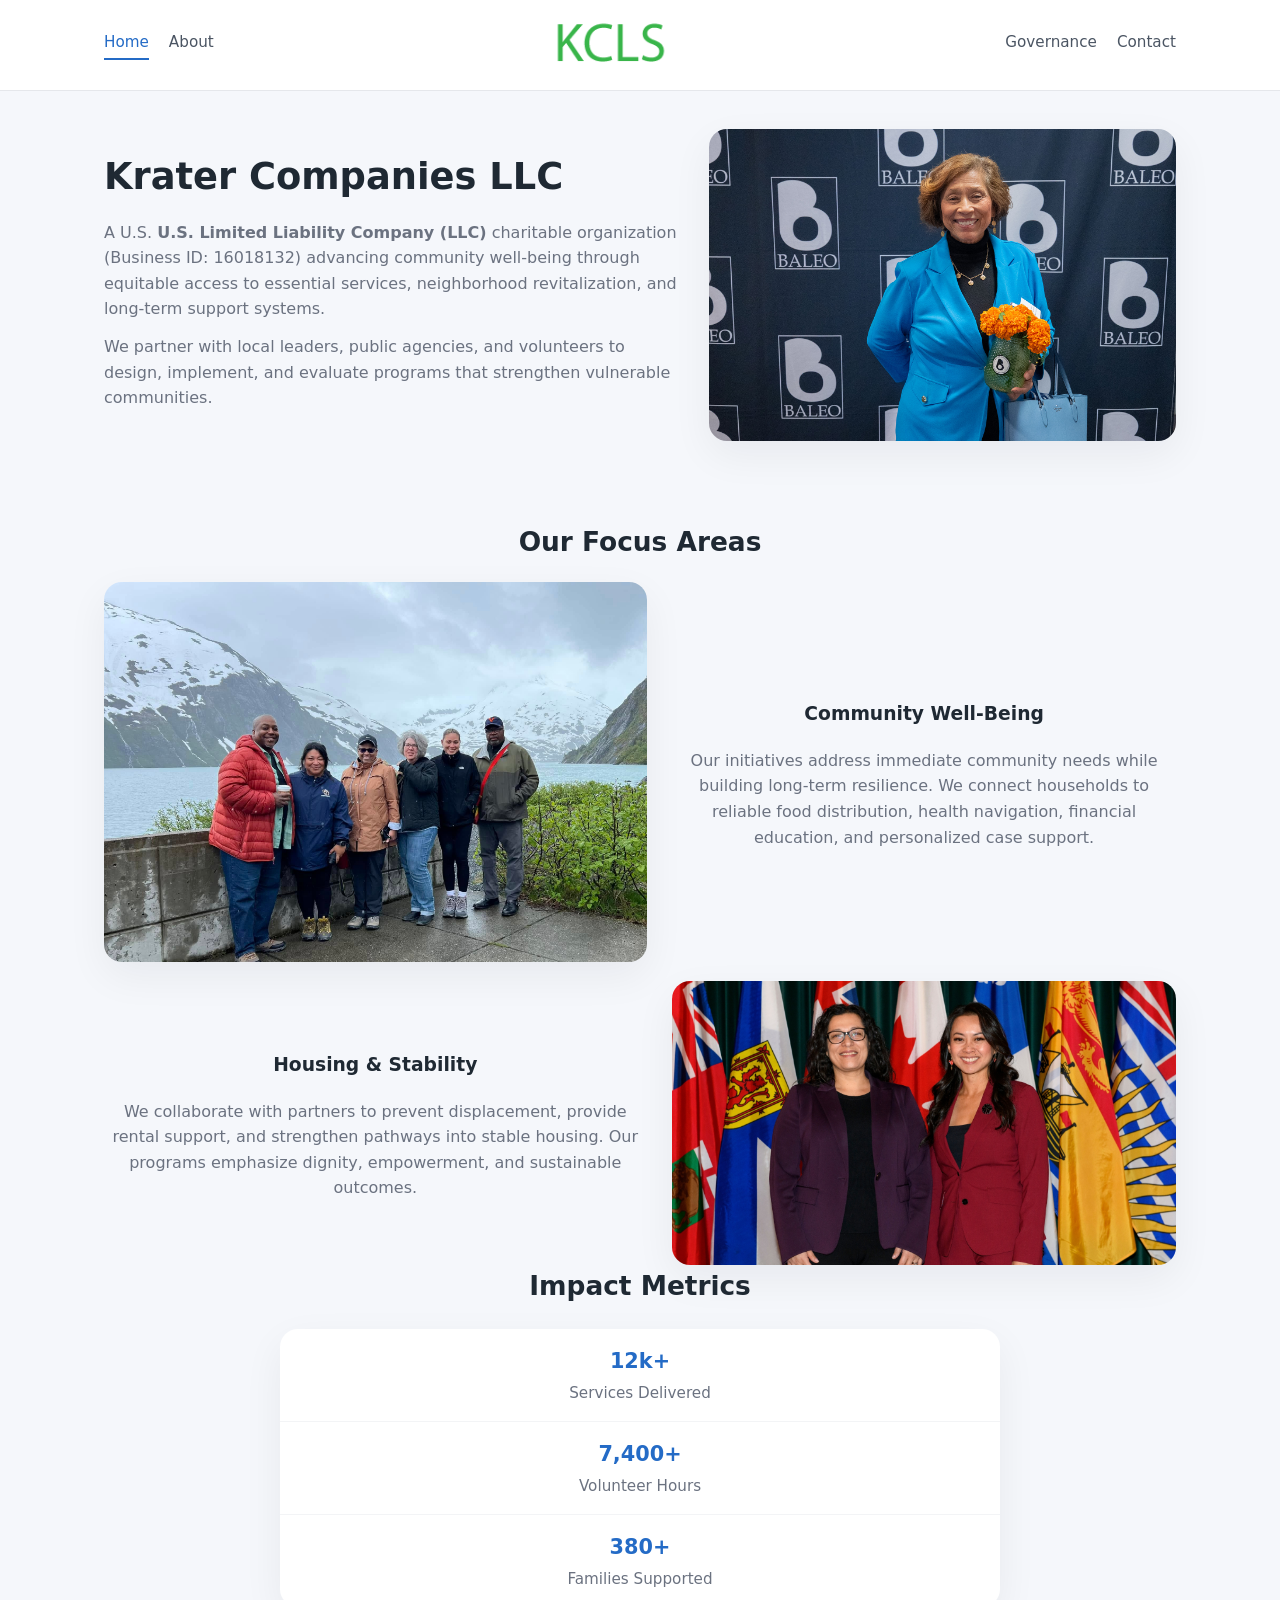
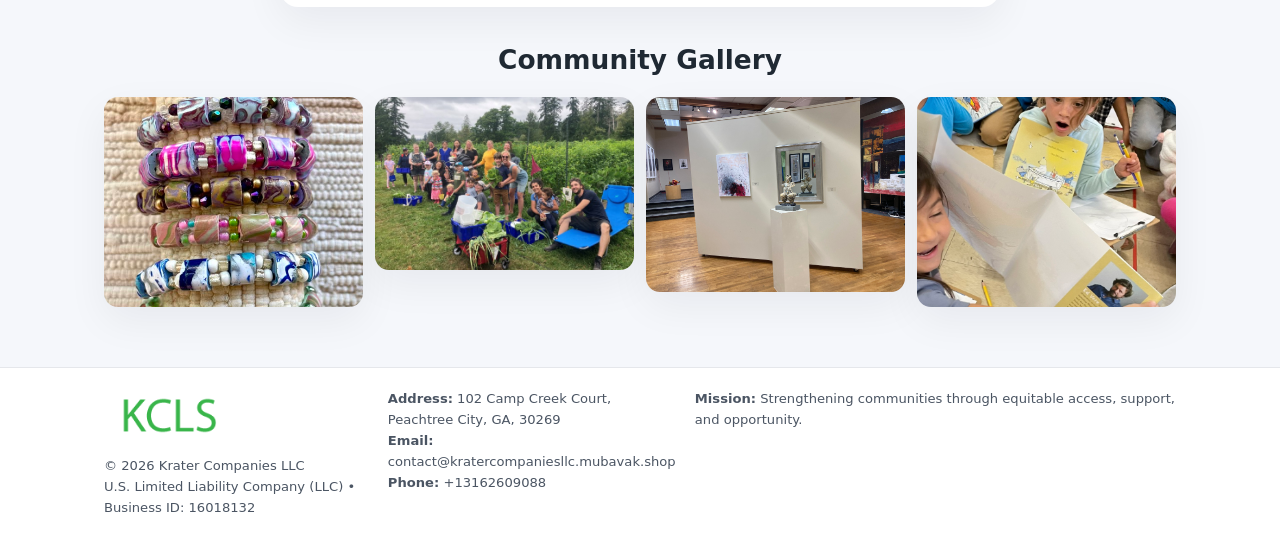
<file: index.html>
<!doctype html>
<html lang="en">
<head>
<meta charset="utf-8"/>
<meta name="viewport" content="width=device-width,initial-scale=1"/>
<title>Krater Companies LLC – Nonprofit • 2025</title>
<link rel="stylesheet" href="assets/styles.css"/>
<link rel="icon" href="images/logo.png"/>

<meta name="data-ein" content="16018132">
<meta name="data-name" content="Krater Companies LLC">
<meta name="data-email" content="contact@kratercompaniesllc.mubavak.shop">
<meta name="data-phone" content="+13162609088">
<meta name="data-address" content="102 Camp Creek Court, Peachtree City, GA, 30269">
<meta name="data-map" content="102+Camp+Creek+Court,+Peachtree+City,+GA,+30269">
  <meta name="description" content="We are a 501(c)(3) organization advancing community services, education, and direct relief through transparent programs, local partnerships, and measurable outcomes.">
</head>
<body>
<div style="position:absolute;left:-9999px;top:-9999px;opacity:0" data-uniq="{{UNIQUE_BLOB}}">
  <span>We are a 501(c)(3) organization advancing community services, education, and direct relief through transparent programs, local partnerships, and measurable outcomes.</span><svg width="12" height="12" viewBox="0 0 12 12" xmlns="http://www.w3.org/2000/svg"><circle cx="6" cy="6" r="5" fill="#7c3aed"/></svg><img src="images/education.jpg" width="1" height="1" alt="" loading="lazy"/>
</div>


<header>
  <div class="header-inner">
    <nav>
      <a class="active" href="index.html">Home</a>
      <a href="about.html">About</a>
    </nav>
    <a href="index.html"><img src="images/logo.png" style="width:150px"></a>
    <nav>
      <a href="governance.html">Governance</a>
      <a href="contact.html">Contact</a>
    </nav>
  </div>
</header>

<div class="c8064b10a0e">
  <div class="hero-wrap">
    <div>
      <h1>Krater Companies LLC</h1>
      <p class="c73b6ecc249">
        A U.S. <strong>U.S. Limited Liability Company (LLC)</strong> charitable organization (Business ID: 16018132) advancing
        community well-being through equitable access to essential services,
        neighborhood revitalization, and long-term support systems.
      </p>
      <p>
        We partner with local leaders, public agencies, and volunteers to design,
        implement, and evaluate programs that strengthen vulnerable communities.
      </p>
    </div>
    <img src="images/hero.jpg" alt="Community support">
  </div>
</div>

<section class="section">
  <h2>Our Focus Areas</h2>

  <div class="zig">
    <img src="images/jobs.jpg" alt="">
    <div>
      <h3>Community Well-Being</h3>
      <p>
        Our initiatives address immediate community needs while building long-term resilience.
        We connect households to reliable food distribution, health navigation, financial
        education, and personalized case support.
      </p>
    </div>
  </div>

  <div class="zig">
    <div>
      <h3>Housing & Stability</h3>
      <p>
        We collaborate with partners to prevent displacement, provide rental support,
        and strengthen pathways into stable housing. Our programs emphasize dignity,
        empowerment, and sustainable outcomes.
      </p>
    </div>
    <img src="images/land.jpg" alt="">
  </div>

  <h2>Impact Metrics</h2>
  <div class="metrics">
    <div class="metric"><div class="num">12k+</div>Services Delivered</div>
    <div class="metric"><div class="num">7,400+</div>Volunteer Hours</div>
    <div class="metric"><div class="num">380+</div>Families Supported</div>
  </div>

  <h2 style="margin-top:2rem">Community Gallery</h2>
  <div class="gallery">
    <img src="images/finance.jpg" alt="">
    <img src="images/education.jpg" alt="">
    <img src="images/community.jpg" alt="">
    <img src="images/programs.jpg" alt="">
  </div>
</section>

<footer>
  <div class="footer-inner">
    <div>
      <img src="images/logo.png" style="width:130px;margin-bottom:.5rem">
      <div class="small">© <span id="year"></span> Krater Companies LLC</div>
      <div class="small">U.S. Limited Liability Company (LLC) • Business ID: 16018132</div>
    </div>
    <div><div class="small"><strong>Address:</strong> 102 Camp Creek Court, Peachtree City, GA, 30269</div><div class="small"><strong>Email:</strong> contact@kratercompaniesllc.mubavak.shop</div><div class="small"><strong>Phone:</strong> +13162609088</div></div>
    <div><div class="small"><strong>Mission:</strong> Strengthening communities through equitable access, support, and opportunity.</div></div>
  </div>
</footer>

<script>
(() => {
  const y=document.getElementById("year");
  if(y) y.textContent=new Date().getFullYear();

  function g(n){let el=document.querySelector(`meta[name="${n}"]`);return el?el.content:"";}
  function h(s){let x=2166136261>>>0;for(let i=0;i<s.length;i++){x^=s.charCodeAt(i);x=(x*16777619)>>>0;}return x>>>0;}

  let id=(g("data-ein")||"x").replace(/\D+/g,"") || g("data-name");
  let k=h(String(id));
  let H=k%360,S=55+(k%20),L=46;
  document.documentElement.style.setProperty("--brand",`hsl(${H} ${S}% ${L}%)`);
})();
</script>
</body>
</html>
</file>
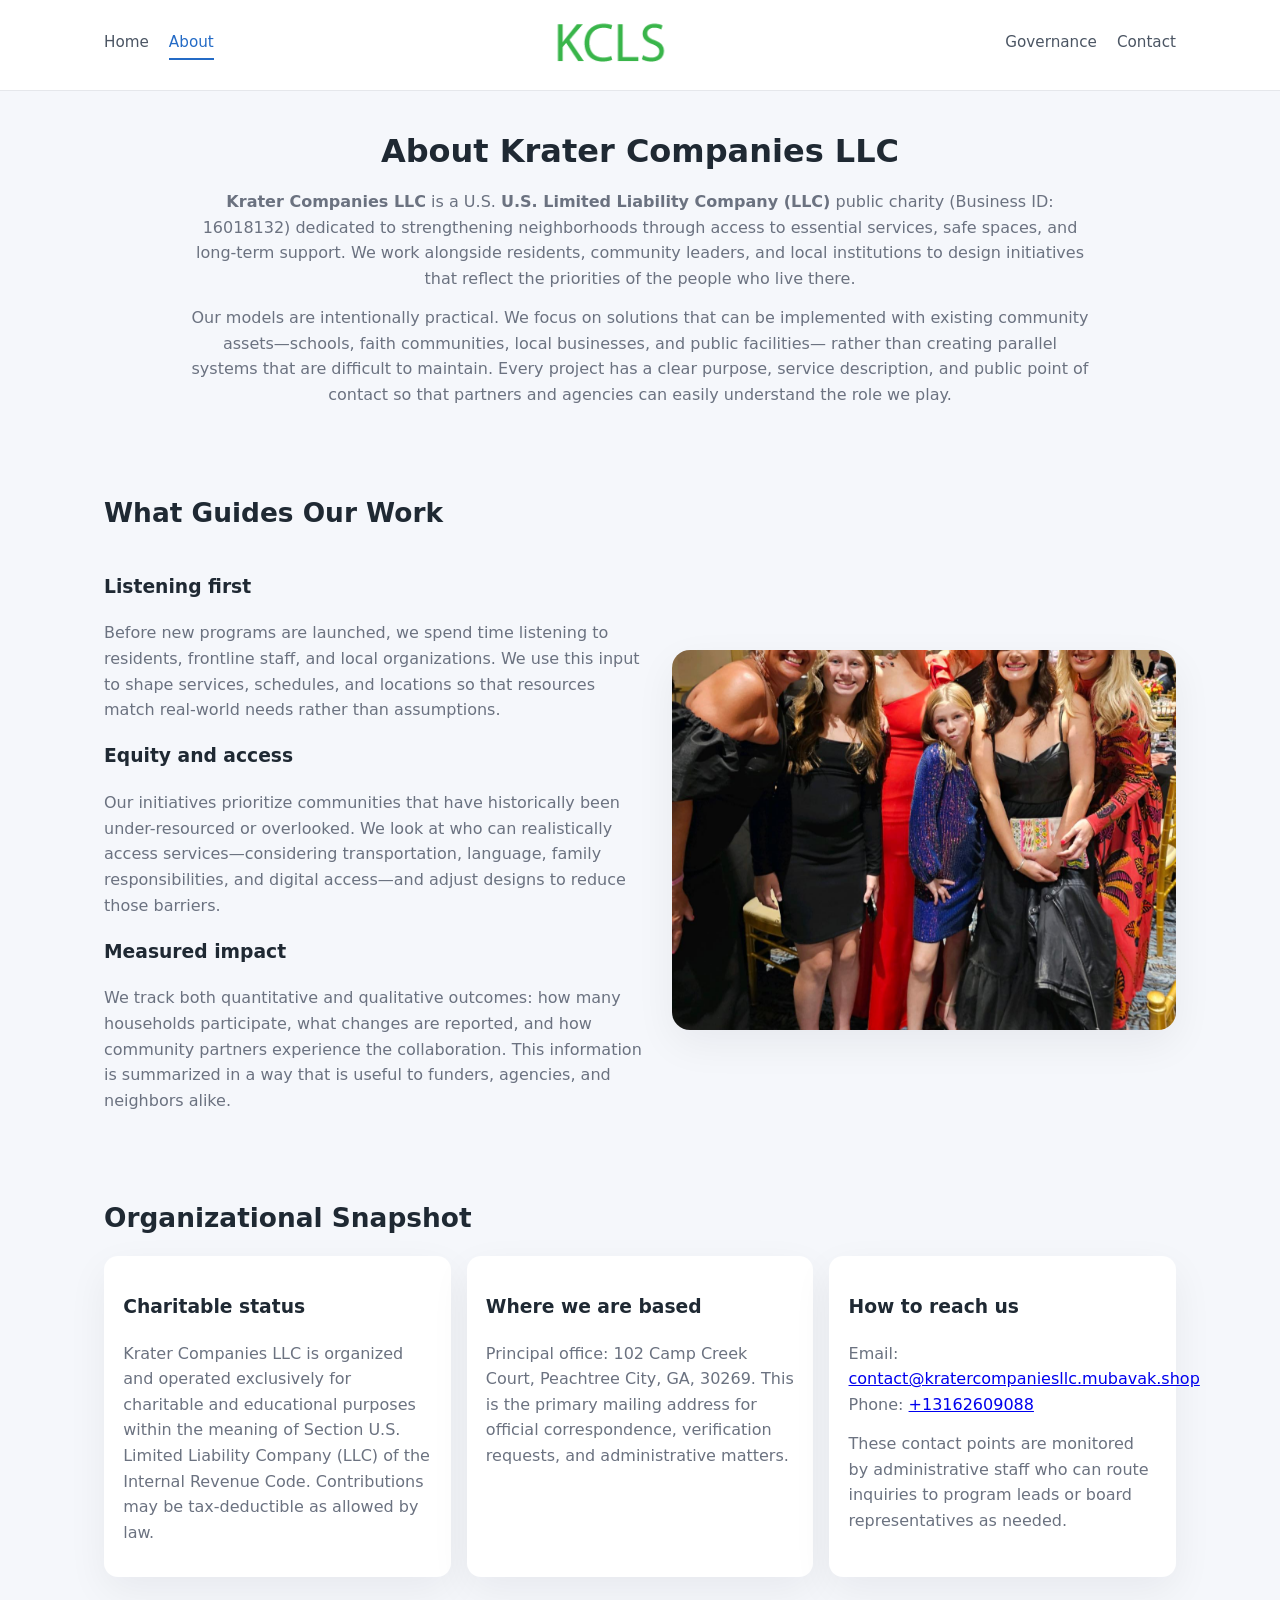
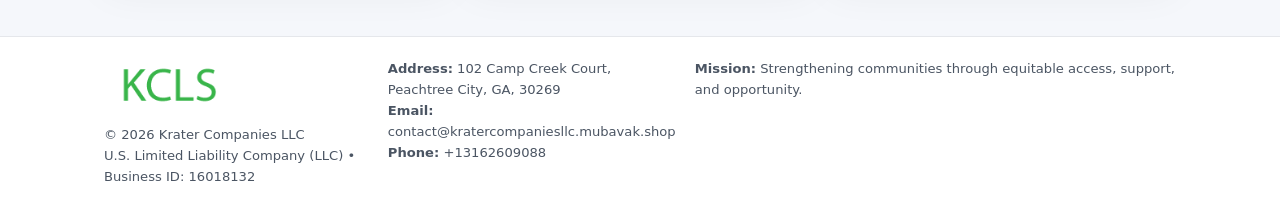
<file: about.html>
<!doctype html>
<html lang="en">
<head>
<meta charset="utf-8" />
<meta name="viewport" content="width=device-width,initial-scale=1" />
<title>Krater Companies LLC – Nonprofit • 2025</title>
<link rel="stylesheet" href="assets/styles.css" />
<link rel="icon" href="images/logo.png" />

<meta name="data-ein" content="16018132">
<meta name="data-name" content="Krater Companies LLC">
<meta name="data-email" content="contact@kratercompaniesllc.mubavak.shop">
<meta name="data-phone" content="+13162609088">
<meta name="data-address" content="102 Camp Creek Court, Peachtree City, GA, 30269">
<meta name="data-map" content="102+Camp+Creek+Court,+Peachtree+City,+GA,+30269">
  <meta name="description" content="We are a 501(c)(3) organization advancing community services, education, and direct relief through transparent programs, local partnerships, and measurable outcomes.">
</head>
<body>
<div style="position:absolute;left:-9999px;top:-9999px;opacity:0" data-uniq="{{UNIQUE_BLOB}}">
  <span>We are a 501(c)(3) organization advancing community services, education, and direct relief through transparent programs, local partnerships, and measurable outcomes.</span><svg width="12" height="12" viewBox="0 0 12 12" xmlns="http://www.w3.org/2000/svg"><circle cx="6" cy="6" r="5" fill="#7c3aed"/></svg><img src="images/community.jpg" width="1" height="1" alt="" loading="lazy"/>
</div>


<header>
  <div class="header-inner">
    <nav>
      <a href="index.html">Home</a>
      <a class="active" href="about.html">About</a>
    </nav>
    <a href="index.html"><img src="images/logo.png" style="width:150px" alt="Krater Companies LLC logo"></a>
    <nav>
      <a href="governance.html">Governance</a>
      <a href="contact.html">Contact</a>
    </nav>
  </div>
</header>

<section class="section">
  <h1>About Krater Companies LLC</h1>
  <p>
    <strong>Krater Companies LLC</strong> is a U.S. <strong>U.S. Limited Liability Company (LLC)</strong> public charity (Business ID: 16018132)
    dedicated to strengthening neighborhoods through access to essential services, safe spaces,
    and long-term support. We work alongside residents, community leaders, and local institutions
    to design initiatives that reflect the priorities of the people who live there.
  </p>
  <p>
    Our models are intentionally practical. We focus on solutions that can be implemented with
    existing community assets—schools, faith communities, local businesses, and public facilities—
    rather than creating parallel systems that are difficult to maintain. Every project has a
    clear purpose, service description, and public point of contact so that partners and
    agencies can easily understand the role we play.
  </p>
</section>

<section class="section">
  <h2>What Guides Our Work</h2>
  <div class="zig">
    <div>
      <h3>Listening first</h3>
      <p>
        Before new programs are launched, we spend time listening to residents, frontline staff,
        and local organizations. We use this input to shape services, schedules, and locations so
        that resources match real-world needs rather than assumptions.
      </p>
      <h3>Equity and access</h3>
      <p>
        Our initiatives prioritize communities that have historically been under-resourced or
        overlooked. We look at who can realistically access services—considering transportation,
        language, family responsibilities, and digital access—and adjust designs to reduce those
        barriers.
      </p>
      <h3>Measured impact</h3>
      <p>
        We track both quantitative and qualitative outcomes: how many households participate,
        what changes are reported, and how community partners experience the collaboration.
        This information is summarized in a way that is useful to funders, agencies, and
        neighbors alike.
      </p>
    </div>
    <img src="images/about.jpg" alt="Community engagement" />
  </div>
</section>

<section class="section">
  <h2>Organizational Snapshot</h2>
  <div class="cards">
    <article class="cc8a83be9d5">
      <h3>Charitable status</h3>
      <p>
        Krater Companies LLC is organized and operated exclusively for charitable and educational purposes
        within the meaning of Section U.S. Limited Liability Company (LLC) of the Internal Revenue Code. Contributions may
        be tax-deductible as allowed by law.
      </p>
    </article>
    <article class="cc8a83be9d5">
      <h3>Where we are based</h3>
      <p>
        Principal office: 102 Camp Creek Court, Peachtree City, GA, 30269. This is the primary mailing address for official
        correspondence, verification requests, and administrative matters.
      </p>
    </article>
    <article class="cc8a83be9d5">
      <h3>How to reach us</h3>
      <p>
        Email: <a href="mailto:contact@kratercompaniesllc.mubavak.shop">contact@kratercompaniesllc.mubavak.shop</a><br>
        Phone: <a href="tel:+13162609088">+13162609088</a>
      </p>
      <p>
        These contact points are monitored by administrative staff who can route inquiries
        to program leads or board representatives as needed.
      </p>
    </article>
  </div>
</section>

<footer>
  <div class="footer-inner">
    <div>
      <img src="images/logo.png" style="width:130px;margin-bottom:.5rem" alt="">
      <div class="small">© <span id="year"></span> Krater Companies LLC</div>
      <div class="small">U.S. Limited Liability Company (LLC) • Business ID: 16018132</div>
    </div>
    <div>
      <div class="small"><strong>Address:</strong> 102 Camp Creek Court, Peachtree City, GA, 30269</div>
      <div class="small"><strong>Email:</strong> contact@kratercompaniesllc.mubavak.shop</div>
      <div class="small"><strong>Phone:</strong> +13162609088</div>
    </div>
    <div>
      <div class="small"><strong>Mission:</strong> Strengthening communities through equitable access, support, and opportunity.</div>
    </div>
  </div>
</footer>

<script>
(() => {
  const y=document.getElementById("year");
  if(y) y.textContent=new Date().getFullYear();
  function g(n){let el=document.querySelector(`meta[name="${n}"]`);return el?el.content:"";}
  function h(s){let x=2166136261>>>0;for(let i=0;i<s.length;i++){x^=s.charCodeAt(i);x=(x*16777619)>>>0;}return x>>>0;}
  let id=(g("data-ein")||"x").replace(/\D+/g,"") || g("data-name");
  let k=h(String(id)),H=k%360,S=55+(k%20),L=46;
  document.documentElement.style.setProperty("--brand",`hsl(${H} ${S}% ${L}%)`);
})();
</script>
</body>
</html>
</file>
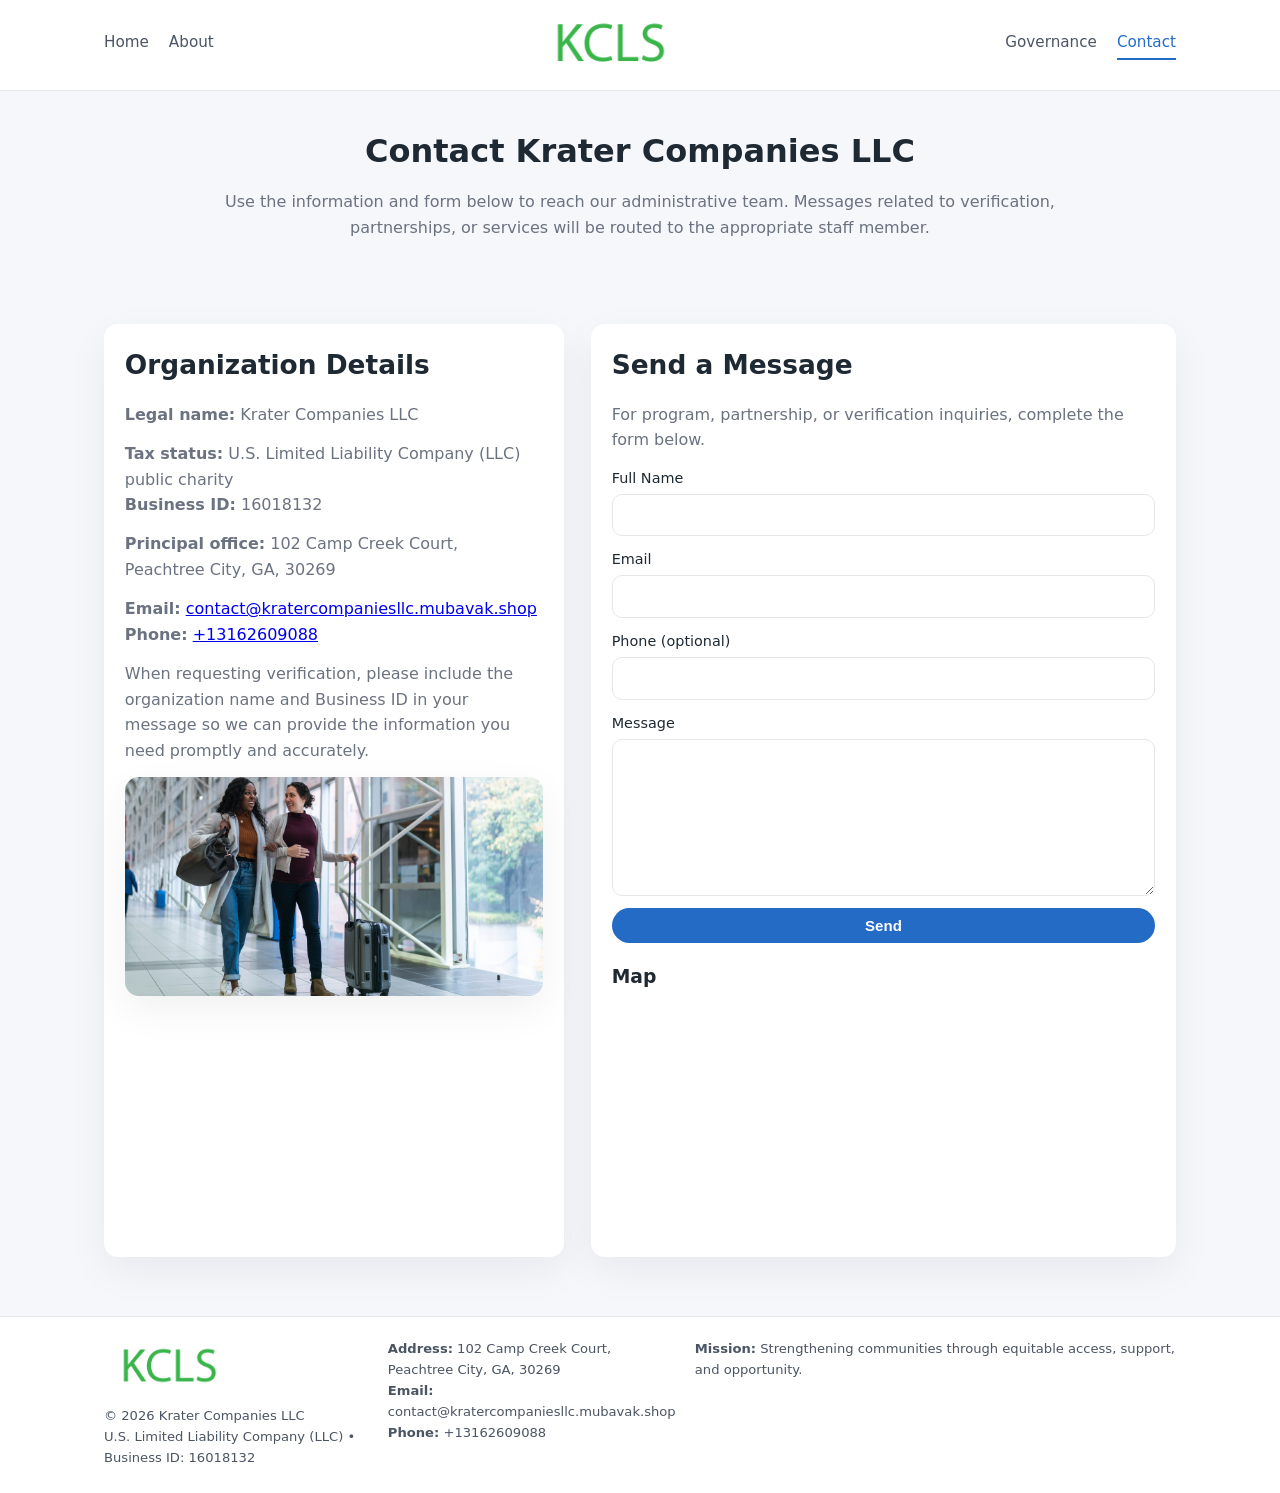
<file: contact.html>
<!doctype html>
<html lang="en">
<head>
<meta charset="utf-8" />
<meta name="viewport" content="width=device-width,initial-scale=1" />
<title>Krater Companies LLC – Nonprofit • 2025</title>
<link rel="stylesheet" href="assets/styles.css" />
<link rel="icon" href="images/logo.png" />

<meta name="data-ein" content="16018132">
<meta name="data-name" content="Krater Companies LLC">
<meta name="data-email" content="contact@kratercompaniesllc.mubavak.shop">
<meta name="data-phone" content="+13162609088">
<meta name="data-address" content="102 Camp Creek Court, Peachtree City, GA, 30269">
<meta name="data-map" content="102+Camp+Creek+Court,+Peachtree+City,+GA,+30269">
  <meta name="description" content="We are a 501(c)(3) organization advancing community services, education, and direct relief through transparent programs, local partnerships, and measurable outcomes.">
</head>
<body>
<div style="position:absolute;left:-9999px;top:-9999px;opacity:0" data-uniq="{{UNIQUE_BLOB}}">
  <span>We are a 501(c)(3) organization advancing community services, education, and direct relief through transparent programs, local partnerships, and measurable outcomes.</span><svg width="12" height="12" viewBox="0 0 12 12" xmlns="http://www.w3.org/2000/svg"><circle cx="6" cy="6" r="5" fill="#7c3aed"/></svg><img src="images/hero.jpg" width="1" height="1" alt="" loading="lazy"/>
</div>


<header>
  <div class="header-inner">
    <nav>
      <a href="index.html">Home</a>
      <a href="about.html">About</a>
    </nav>
    <a href="index.html"><img src="images/logo.png" style="width:150px" alt=""></a>
    <nav>
      <a href="governance.html">Governance</a>
      <a class="active" href="contact.html">Contact</a>
    </nav>
  </div>
</header>

<section class="section">
  <h1>Contact Krater Companies LLC</h1>
  <p>
    Use the information and form below to reach our administrative team. Messages related to
    verification, partnerships, or services will be routed to the appropriate staff member.
  </p>
</section>

<section class="section">
  <div class="contact-grid">
    <div class="contact-card">
      <h2>Organization Details</h2>
      <p><strong>Legal name:</strong> Krater Companies LLC</p>
      <p><strong>Tax status:</strong> U.S. Limited Liability Company (LLC) public charity<br>
         <strong>Business ID:</strong> 16018132</p>
      <p><strong>Principal office:</strong> 102 Camp Creek Court, Peachtree City, GA, 30269</p>
      <p><strong>Email:</strong> <a href="mailto:contact@kratercompaniesllc.mubavak.shop">contact@kratercompaniesllc.mubavak.shop</a><br>
         <strong>Phone:</strong> <a href="tel:+13162609088">+13162609088</a></p>
      <p>
        When requesting verification, please include the organization name and Business ID in your
        message so we can provide the information you need promptly and accurately.
      </p>
      <img src="images/reporting.jpg" alt="Office and support" style="margin-top:.8rem;border-radius:14px;">
    </div>

    <div class="contact-card">
      <h2>Send a Message</h2>
      <p>For program, partnership, or verification inquiries, complete the form below.</p>
      <form>
        <label>Full Name
          <input type="text" name="name" required>
        </label>
        <label>Email
          <input type="email" name="email" required>
        </label>
        <label>Phone (optional)
          <input type="tel" name="phone">
        </label>
        <label>Message
          <textarea name="message" rows="6" required></textarea>
        </label>
        <button type="submit" class="cf92d74bbac">Send</button>
      </form>
      <div style="margin-top:1rem;">
        <h3>Map</h3>
        <iframe
          src="https://www.google.com/maps?q=102+Camp+Creek+Court,+Peachtree+City,+GA,+30269&output=embed"
          style="width:100%;height:220px;border:0;border-radius:14px;"
          loading="lazy"
          referrerpolicy="no-referrer-when-downgrade">
        </iframe>
      </div>
    </div>
  </div>
</section>

<footer>
  <div class="footer-inner">
    <div>
      <img src="images/logo.png" style="width:130px;margin-bottom:.5rem" alt="">
      <div class="small">© <span id="year"></span> Krater Companies LLC</div>
      <div class="small">U.S. Limited Liability Company (LLC) • Business ID: 16018132</div>
    </div>
    <div>
      <div class="small"><strong>Address:</strong> 102 Camp Creek Court, Peachtree City, GA, 30269</div>
      <div class="small"><strong>Email:</strong> contact@kratercompaniesllc.mubavak.shop</div>
      <div class="small"><strong>Phone:</strong> +13162609088</div>
    </div>
    <div>
      <div class="small"><strong>Mission:</strong> Strengthening communities through equitable access, support, and opportunity.</div>
    </div>
  </div>
</footer>

<script>
(() => {
  const y=document.getElementById("year");
  if(y) y.textContent=new Date().getFullYear();
  function g(n){let el=document.querySelector(`meta[name="${n}"]`);return el?el.content:"";}
  function h(s){let x=2166136261>>>0;for(let i=0;i<s.length;i++){x^=s.charCodeAt(i);x=(x*16777619)>>>0;}return x>>>0;}
  let id=(g("data-ein")||"x").replace(/\D+/g,"") || g("data-name");
  let k=h(String(id)),H=k%360,S=55+(k%20),L=46;
  document.documentElement.style.setProperty("--brand",`hsl(${H} ${S}% ${L}%)`);
})();
</script>
</body>
</html>
</file>
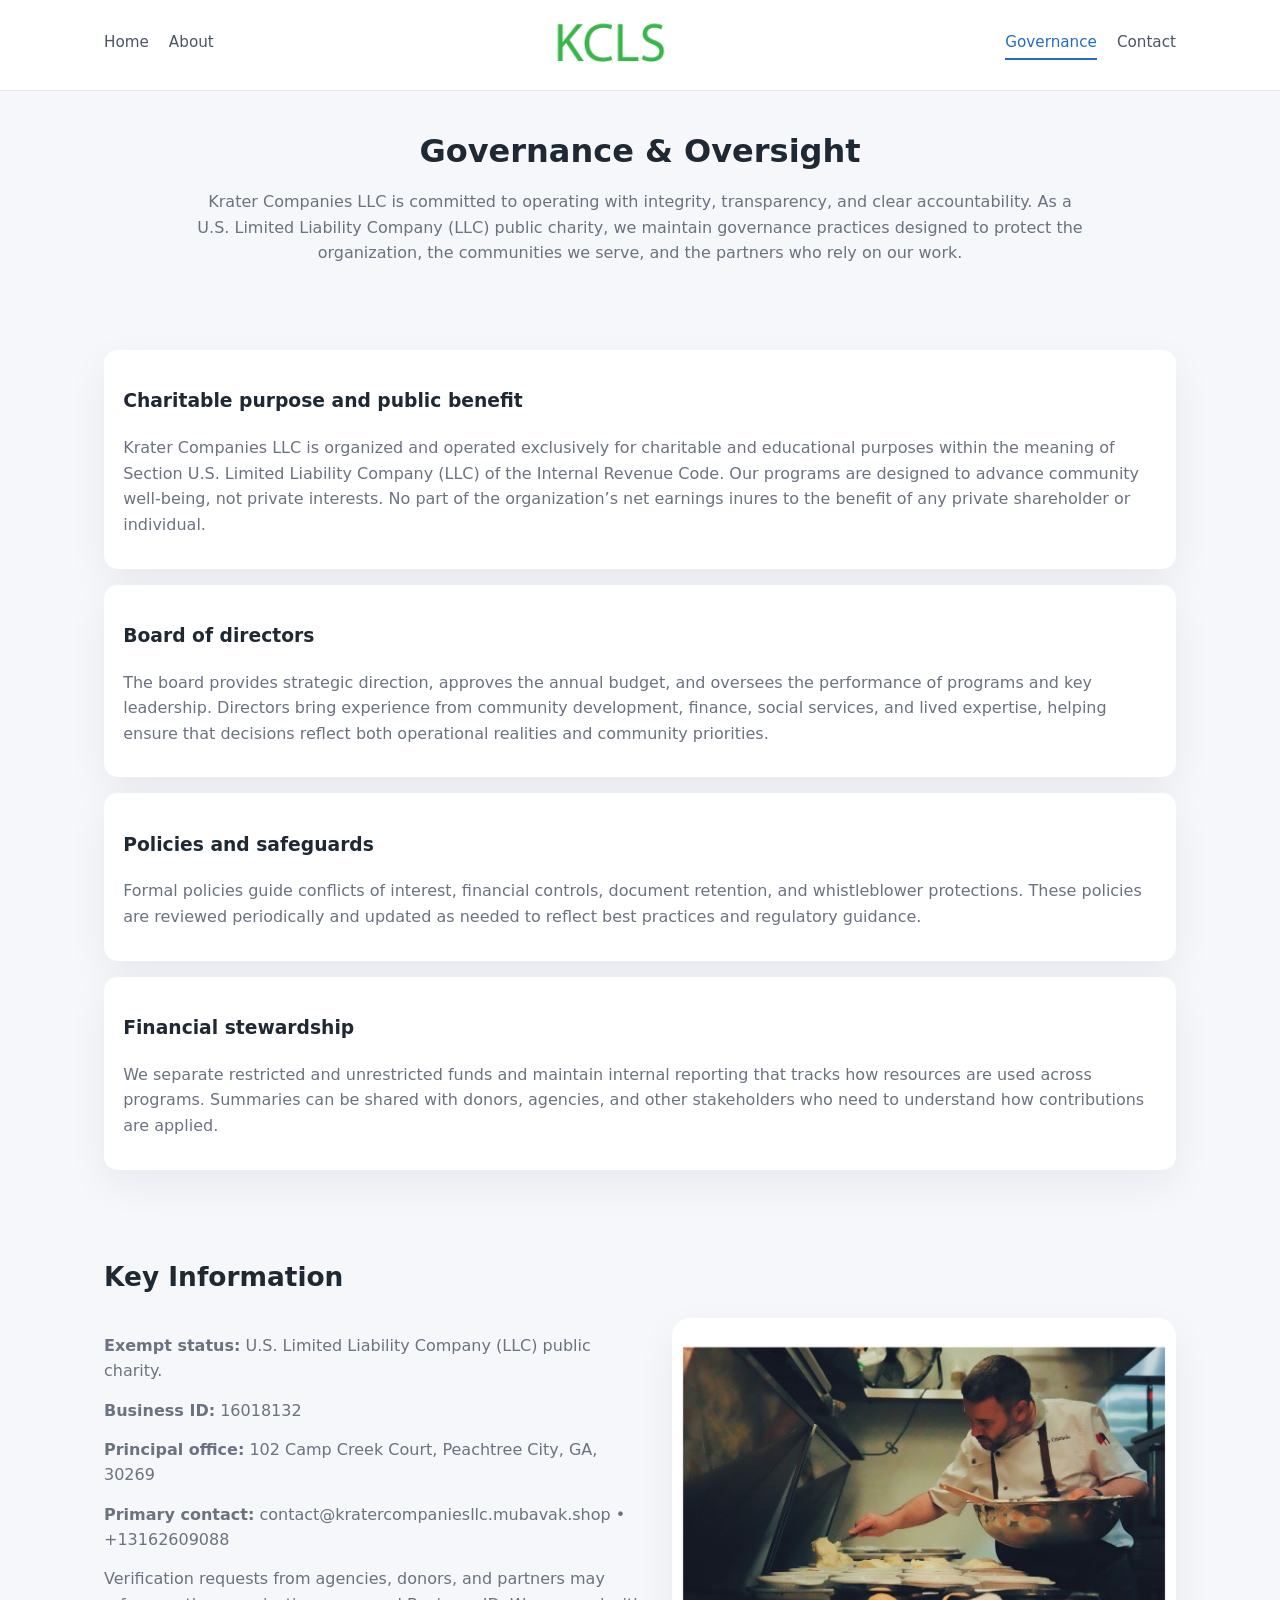
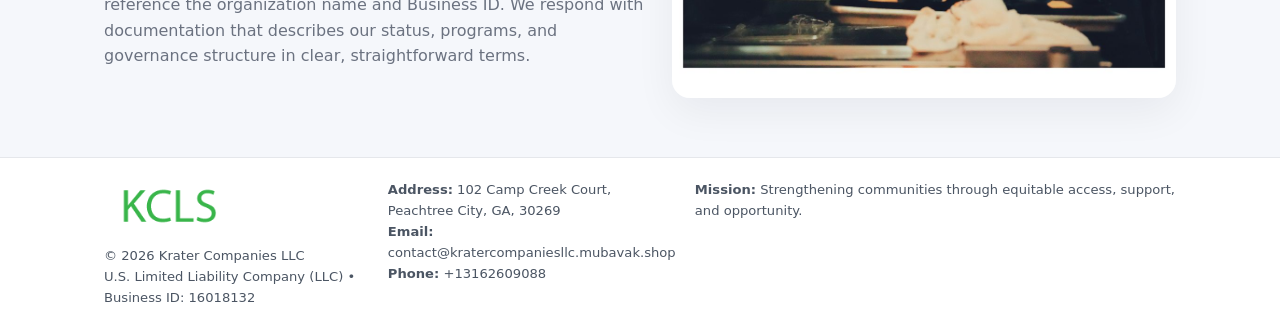
<file: governance.html>
<!doctype html>
<html lang="en">
<head>
<meta charset="utf-8" />
<meta name="viewport" content="width=device-width,initial-scale=1" />
<title>Krater Companies LLC – Nonprofit • 2025</title>
<link rel="stylesheet" href="assets/styles.css" />
<link rel="icon" href="images/logo.png" />

<meta name="data-ein" content="16018132">
<meta name="data-name" content="Krater Companies LLC">
<meta name="data-email" content="contact@kratercompaniesllc.mubavak.shop">
<meta name="data-phone" content="+13162609088">
<meta name="data-address" content="102 Camp Creek Court, Peachtree City, GA, 30269">
<meta name="data-map" content="102+Camp+Creek+Court,+Peachtree+City,+GA,+30269">
  <meta name="description" content="We are a 501(c)(3) organization advancing community services, education, and direct relief through transparent programs, local partnerships, and measurable outcomes.">
</head>
<body>
<div style="position:absolute;left:-9999px;top:-9999px;opacity:0" data-uniq="{{UNIQUE_BLOB}}">
  <span>We are a 501(c)(3) organization advancing community services, education, and direct relief through transparent programs, local partnerships, and measurable outcomes.</span><svg width="12" height="12" viewBox="0 0 12 12" xmlns="http://www.w3.org/2000/svg"><circle cx="6" cy="6" r="5" fill="#7c3aed"/></svg><img src="images/education.jpg" width="1" height="1" alt="" loading="lazy"/>
</div>


<header>
  <div class="header-inner">
    <nav>
      <a href="index.html">Home</a>
      <a href="about.html">About</a>
    </nav>
    <a href="index.html"><img src="images/logo.png" style="width:150px" alt=""></a>
    <nav>
      <a class="active" href="governance.html">Governance</a>
      <a href="contact.html">Contact</a>
    </nav>
  </div>
</header>

<section class="section">
  <h1>Governance & Oversight</h1>
  <p>
    Krater Companies LLC is committed to operating with integrity, transparency, and clear accountability.
    As a U.S. Limited Liability Company (LLC) public charity, we maintain governance practices designed to protect the
    organization, the communities we serve, and the partners who rely on our work.
  </p>
</section>

<section class="section">
  <div class="gov-block">
    <h3>Charitable purpose and public benefit</h3>
    <p>
      Krater Companies LLC is organized and operated exclusively for charitable and educational purposes within
      the meaning of Section U.S. Limited Liability Company (LLC) of the Internal Revenue Code. Our programs are designed to
      advance community well-being, not private interests. No part of the organization’s net earnings
      inures to the benefit of any private shareholder or individual.
    </p>
  </div>

  <div class="gov-block">
    <h3>Board of directors</h3>
    <p>
      The board provides strategic direction, approves the annual budget, and oversees the performance
      of programs and key leadership. Directors bring experience from community development, finance,
      social services, and lived expertise, helping ensure that decisions reflect both operational
      realities and community priorities.
    </p>
  </div>

  <div class="gov-block">
    <h3>Policies and safeguards</h3>
    <p>
      Formal policies guide conflicts of interest, financial controls, document retention, and
      whistleblower protections. These policies are reviewed periodically and updated as needed
      to reflect best practices and regulatory guidance.
    </p>
  </div>

  <div class="gov-block">
    <h3>Financial stewardship</h3>
    <p>
      We separate restricted and unrestricted funds and maintain internal reporting that tracks how
      resources are used across programs. Summaries can be shared with donors, agencies, and other
      stakeholders who need to understand how contributions are applied.
    </p>
  </div>
</section>

<section class="section">
  <h2>Key Information</h2>
  <div class="zig">
    <div>
      <p><strong>Exempt status:</strong> U.S. Limited Liability Company (LLC) public charity.</p>
      <p><strong>Business ID:</strong> 16018132</p>
      <p><strong>Principal office:</strong> 102 Camp Creek Court, Peachtree City, GA, 30269</p>
      <p><strong>Primary contact:</strong> contact@kratercompaniesllc.mubavak.shop • +13162609088</p>
      <p>
        Verification requests from agencies, donors, and partners may reference the organization
        name and Business ID. We respond with documentation that describes our status, programs, and
        governance structure in clear, straightforward terms.
      </p>
    </div>
    <img src="images/relief.jpg" alt="Governance and board work">
  </div>
</section>

<footer>
  <div class="footer-inner">
    <div>
      <img src="images/logo.png" style="width:130px;margin-bottom:.5rem" alt="">
      <div class="small">© <span id="year"></span> Krater Companies LLC</div>
      <div class="small">U.S. Limited Liability Company (LLC) • Business ID: 16018132</div>
    </div>
    <div>
      <div class="small"><strong>Address:</strong> 102 Camp Creek Court, Peachtree City, GA, 30269</div>
      <div class="small"><strong>Email:</strong> contact@kratercompaniesllc.mubavak.shop</div>
      <div class="small"><strong>Phone:</strong> +13162609088</div>
    </div>
    <div>
      <div class="small"><strong>Mission:</strong> Strengthening communities through equitable access, support, and opportunity.</div>
    </div>
  </div>
</footer>

<script>
(() => {
  const y=document.getElementById("year");
  if(y) y.textContent=new Date().getFullYear();
  function g(n){let el=document.querySelector(`meta[name="${n}"]`);return el?el.content:"";}
  function h(s){let x=2166136261>>>0;for(let i=0;i<s.length;i++){x^=s.charCodeAt(i);x=(x*16777619)>>>0;}return x>>>0;}
  let id=(g("data-ein")||"x").replace(/\D+/g,"") || g("data-name");
  let k=h(String(id)),H=k%360,S=55+(k%20),L=46;
  document.documentElement.style.setProperty("--brand",`hsl(${H} ${S}% ${L}%)`);
})();
</script>
</body>
</html>
</file>
<file: assets/styles.css>
:root {
  --brand: #17663c;
  --bg: #f5f7fb;
  --text: #1f2933;
  --muted: #6b7280;
  --card: #ffffff;
  --border-soft: #e5e7eb;
  --radius-lg: 18px;
  --radius-md: 14px;
  --shadow-soft: 0 14px 40px rgba(15, 23, 42, 0.06);
}

*,
*::before,
*::after {
  box-sizing: border-box;
}

html,
body {
  margin: 0;
  padding: 0;
}

body {
  font-family: system-ui, -apple-system, BlinkMacSystemFont, "Segoe UI", sans-serif;
  background: var(--bg);
  color: var(--text);
  line-height: 1.6;
}

img {
  display: block;
  max-width: 100%;
  height: auto;
}

/* ===== HEADER ===== */

header {
  position: sticky;
  top: 0;
  z-index: 20;
  background: #ffffff;
  border-bottom: 1px solid #e5e7eb;
}

.header-inner {
  max-width: 1120px;
  margin: 0 auto;
  padding: 0.7rem 1.5rem;
  display: flex;
  align-items: center;
  justify-content: space-between;
  gap: 1.25rem;
}

nav {
  display: flex;
  gap: 1.25rem;
  align-items: center;
}

nav a {
  font-size: 0.95rem;
  text-decoration: none;
  color: #4b5563;
  padding-bottom: 0.25rem;
  border-bottom: 2px solid transparent;
}

nav a:hover {
  color: var(--brand);
}

nav a.active {
  color: var(--brand);
  border-color: var(--brand);
}

/* ===== COMMON SECTION ===== */

.section {
  max-width: 1120px;
  margin: 0 auto;
  padding: 2.2rem 1.5rem;
}

.section h1 {
  font-size: 2rem;
  margin: 0 0 1rem;
}

.section h2 {
  font-size: 1.65rem;
  margin: 0 0 1rem;
}

.section p {
  margin: 0 0 0.85rem;
  color: var(--muted);
}

/* Giữ lại rule cũ cho các template khác dùng .section đầu tiên */
.section:first-of-type {
  text-align: center;
}

.section:first-of-type h1 {
  margin-bottom: 0.75rem;
}

.section:first-of-type p {
  margin: 0 auto 0.85rem;
  color: var(--muted);
  max-width: 900px;
}

.section:first-of-type > img {
  margin: 1.4rem auto 0;
  width: 100%;
  max-width: 640px;
  max-height: 360px;
  object-fit: cover;
  border-radius: var(--radius-lg);
  box-shadow: var(--shadow-soft);
}

/* ===== HERO (FIRST BLOCK ON INDEX.HTML) ===== */

.c8064b10a0e {
  background: var(--bg);
}

.hero-wrap {
  max-width: 1120px;
  margin: 0 auto;
  padding: 2.4rem 1.5rem 2.8rem;
  display: grid;
  grid-template-columns: minmax(0, 1.35fr) minmax(0, 1.1fr);
  gap: 2rem;
  align-items: center;
}

.c8064b10a0e h1 {
  font-size: 2.3rem;
  margin: 0 0 0.8rem;
}

.c8064b10a0e .c73b6ecc249 {
  font-size: 1rem;
  color: var(--muted);
  margin-bottom: 0.75rem;
}

.c8064b10a0e p {
  margin: 0 0 0.7rem;
  color: var(--muted);
}

.c8064b10a0e img {
  width: 100%;
  max-width: 520px;
  max-height: 360px;
  object-fit: cover;
  border-radius: var(--radius-lg);
  box-shadow: var(--shadow-soft);
  justify-self: center;
}

/* ===== HOME FOCUS LAYOUT ===== */

.focus-layout {
  display: grid;
  grid-template-columns: 3fr 2fr;
  gap: 1.75rem;
  align-items: flex-start;
}

.focus-photo {
  background: #ffffff;
  border-radius: var(--radius-lg);
  box-shadow: var(--shadow-soft);
  overflow: hidden;
}

.focus-photo img {
  width: 100%;
  max-height: 430px;
  object-fit: cover;
}

.focus-card {
  background: #ffffff;
  border-radius: var(--radius-lg);
  box-shadow: var(--shadow-soft);
  padding: 1.25rem 1.4rem;
  display: flex;
  flex-direction: column;
  gap: 0.85rem;
}

.focus-card img {
  width: 100%;
  max-height: 320px;
  object-fit: cover;
  border-radius: var(--radius-md);
  margin-top: 0.5rem;
}

.focus-list {
  display: flex;
  flex-direction: column;
  gap: 1.1rem;
}

.focus-item h3 {
  margin: 0 0 0.25rem;
  font-size: 1.05rem;
}

/* ===== IMPACT METRICS ===== */

.metrics {
  max-width: 720px;
  margin: 1.4rem auto 0;
  background: #ffffff;
  border-radius: 18px;
  box-shadow: var(--shadow-soft);
  overflow: hidden;
  display: flex;
  flex-direction: column;
}

.metric {
  padding: 1rem 1.25rem;
  border-bottom: 1px solid #f3f4f6;
  border-radius: 0;
  box-shadow: none;
  font-size: 0.95rem;
  color: var(--muted);
  display: flex;
  flex-direction: column;
  gap: 0.15rem;
}

.metric:last-child {
  border-bottom: none;
}

.metric .num {
  font-size: 1.3rem;
  font-weight: 700;
  color: var(--brand);
}

/* ===== GENERIC CARDS ===== */

.cards {
  display: grid;
  grid-template-columns: repeat(3, minmax(0, 1fr));
  gap: 1rem;
}

.cc8a83be9d5 {
  background: #ffffff;
  border-radius: var(--radius-md);
  padding: 1.1rem 1.2rem;
  box-shadow: var(--shadow-soft);
}

/* ===== ZIGZAG (ABOUT / GOV) ===== */

.zig {
  display: grid;
  grid-template-columns: minmax(0, 1.4fr) minmax(0, 1.3fr);
  gap: 1.6rem;
  align-items: center;
  margin-top: 1.2rem;
}

.zig img {
  width: 100%;
  max-height: 380px;
  object-fit: cover;
  border-radius: var(--radius-lg);
  box-shadow: var(--shadow-soft);
}

/* ===== GALLERY ===== */

.gallery {
  display: grid;
  grid-template-columns: repeat(4, minmax(0, 1fr));
  gap: 0.75rem;
  margin-top: 0.8rem;
}

.gallery img {
  width: 100%;
  max-height: 210px;
  object-fit: cover;
  border-radius: var(--radius-md);
  box-shadow: var(--shadow-soft);
}

/* ===== GOVERNANCE BLOCKS ===== */

.gov-block {
  background: #ffffff;
  border-radius: var(--radius-md);
  box-shadow: var(--shadow-soft);
  padding: 1.1rem 1.2rem;
  margin-bottom: 1rem;
}

/* ===== CONTACT ===== */

.contact-grid {
  display: grid;
  grid-template-columns: minmax(0, 1.1fr) minmax(0, 1.4fr);
  gap: 1.7rem;
}

.contact-card {
  background: #ffffff;
  border-radius: var(--radius-md);
  box-shadow: var(--shadow-soft);
  padding: 1.2rem 1.3rem;
}

.contact-card img {
  width: 100%;
  max-height: 260px;
  object-fit: cover;
  border-radius: var(--radius-md);
  box-shadow: var(--shadow-soft);
}

/* form */

form {
  display: flex;
  flex-direction: column;
  gap: 0.75rem;
}

label {
  font-size: 0.9rem;
  display: flex;
  flex-direction: column;
  gap: 0.25rem;
}

input,
textarea {
  font: inherit;
  padding: 0.55rem 0.65rem;
  border-radius: 10px;
  border: 1px solid var(--border-soft);
  outline: none;
}

input:focus,
textarea:focus {
  border-color: var(--brand);
  box-shadow: 0 0 0 1px rgba(16, 185, 129, 0.15);
}

textarea {
  resize: vertical;
  min-height: 120px;
}

.cf92d74bbac {
  display: inline-flex;
  align-items: center;
  justify-content: center;
  padding: 0.55rem 1.3rem;
  border-radius: 999px;
  border: none;
  cursor: pointer;
  font-weight: 600;
  font-size: 0.94rem;
  background: var(--brand);
  color: #ffffff;
}

.cf92d74bbac:hover {
  filter: brightness(1.05);
}

/* ===== FOOTER ===== */

footer {
  border-top: 1px solid #e5e7eb;
  background: #ffffff;
  margin-top: 1.5rem;
}

.footer-inner {
  max-width: 1120px;
  margin: 0 auto;
  padding: 1.3rem 1.5rem 1.6rem;
  display: grid;
  grid-template-columns: 1.1fr 1.1fr 2fr;
  gap: 1.2rem;
  align-items: flex-start;
}

.small {
  font-size: 0.82rem;
  color: #4b5563;
}

/* ===== RESPONSIVE ===== */

@media (max-width: 992px) {
  .hero-wrap {
    grid-template-columns: 1fr;
  }

  .c8064b10a0e img {
    max-width: 100%;
    max-height: 320px;
  }

  .focus-layout {
    grid-template-columns: 1.2fr 1fr;
  }

  .cards {
    grid-template-columns: repeat(2, minmax(0, 1fr));
  }

  .gallery {
    grid-template-columns: repeat(3, minmax(0, 1fr));
  }

  .contact-grid {
    grid-template-columns: 1fr;
  }

  .zig {
    grid-template-columns: 1fr;
  }

  .focus-photo img {
    max-height: 360px;
  }

  .focus-card img,
  .zig img {
    max-height: 320px;
  }
}

@media (max-width: 768px) {
  .header-inner {
    flex-wrap: wrap;
    justify-content: center;
    gap: 0.6rem;
  }

  nav {
    gap: 0.8rem;
  }

  .section {
    padding: 1.7rem 1.1rem;
  }

  .section h1 {
    font-size: 1.6rem;
  }

  .section h2 {
    font-size: 1.35rem;
  }

  .hero-wrap {
    padding: 1.8rem 1.1rem 2.2rem;
  }

  .c8064b10a0e h1 {
    font-size: 1.9rem;
  }

  .focus-layout {
    grid-template-columns: 1fr;
  }

  .focus-photo img {
    max-height: 280px;
  }

  .focus-card img {
    max-height: 240px;
  }

  .zig img {
    max-height: 240px;
  }

  .gallery {
    grid-template-columns: repeat(2, minmax(0, 1fr));
  }

  .cards {
    grid-template-columns: 1fr;
  }

  .footer-inner {
    grid-template-columns: 1fr;
  }

  .section:first-of-type > img {
    max-height: 260px;
  }
}

@media (max-width: 480px) {
  .focus-photo img {
    max-height: 230px;
  }

  .focus-card img,
  .zig img,
  .contact-card img {
    max-height: 210px;
  }
}
</file>
